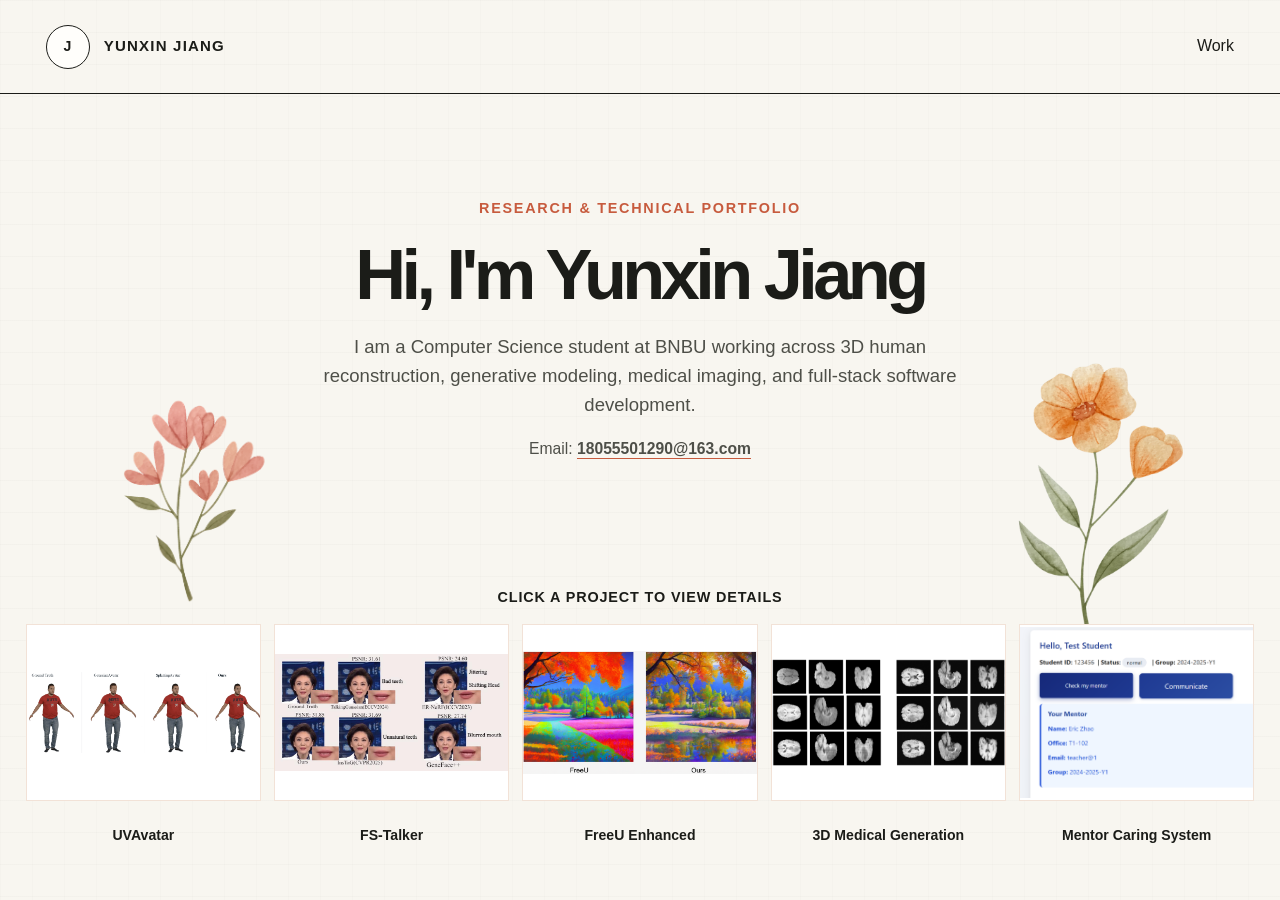
<file: index.html>
<!doctype html>
<html lang="en">
  <head>
    <meta charset="utf-8" />
    <meta name="viewport" content="width=device-width, initial-scale=1" />
    <meta
      name="description"
      content="Yunxin Jiang's research and technical portfolio in 3D vision, generative modeling, medical imaging, and full-stack software development."
    />
    <title>Yunxin Jiang — Research &amp; Technical Portfolio</title>
    <link rel="stylesheet" href="css/styles.css" />
  </head>
  <body class="home-page">
    <a class="skip-link" href="#main">Skip to content</a>
    <header class="site-header">
      <a class="wordmark" href="index.html" aria-label="Yunxin Jiang home">
        <span class="wordmark-mark">J</span>
        <span>Yunxin Jiang</span>
      </a>
      <button class="menu-toggle" type="button" aria-expanded="false" aria-controls="site-nav">Menu</button>
      <nav class="site-nav" id="site-nav" aria-label="Primary navigation">
        <a href="#gallery">Work</a>
      </nav>
    </header>

    <main class="home-main" id="main">
      <section class="home-intro" id="intro" aria-labelledby="intro-title">
        <img class="hero-flower hero-flower-left" src="assets/decor/flower-hero-left-pink.png" alt="" aria-hidden="true" />
        <img class="hero-flower hero-flower-right" src="assets/decor/flower-hero-right-orange.png" alt="" aria-hidden="true" />
        <p class="portfolio-label">Research &amp; Technical Portfolio</p>
        <h1 id="intro-title">Hi, I'm Yunxin Jiang</h1>
        <p class="intro-summary">
          I am a Computer Science student at BNBU working across 3D human reconstruction,
          generative modeling, medical imaging, and full-stack software development.
        </p>
        <p class="intro-email">Email: <a href="mailto:18055501290@163.com">18055501290@163.com</a></p>
      </section>

      <section class="home-gallery" id="gallery" aria-labelledby="gallery-title">
        <p class="gallery-instruction" id="gallery-title">Click a project to view details</p>
        <div class="project-gallery">
          <a class="project-card" href="projects/uvavatar.html">
            <div class="project-card-image">
              <img src="assets/images/uvavatar-motion-01.gif" alt="Animated UVAvatar reconstruction comparison" />
            </div>
            <div class="project-card-label"><strong>UVAvatar</strong></div>
          </a>
          <a class="project-card" href="projects/fstalker.html">
            <div class="project-card-image">
              <img src="assets/images/fstalker-reconstruction.png" alt="FS-Talker reconstruction comparison" />
            </div>
            <div class="project-card-label"><strong>FS-Talker</strong></div>
          </a>
          <a class="project-card" href="projects/freeu.html">
            <div class="project-card-image">
              <img src="assets/images/freeu-landscape-labeled.png" alt="FreeU and enhanced result landscape comparison" />
            </div>
            <div class="project-card-label"><strong>FreeU Enhanced</strong></div>
          </a>
          <a class="project-card" href="projects/medical.html">
            <div class="project-card-image">
              <img src="assets/images/medical-volumes.png" alt="Real and generated brain MRI slices" />
            </div>
            <div class="project-card-label"><strong>3D Medical Generation</strong></div>
          </a>
          <a class="project-card" href="projects/mentor.html">
            <div class="project-card-image">
              <img src="assets/images/mentor-dashboard.png" alt="Mentor Caring System student dashboard" />
            </div>
            <div class="project-card-label"><strong>Mentor Caring System</strong></div>
          </a>
        </div>
      </section>
    </main>

    <script src="js/home.js"></script>
  </body>
</html>
</file>
<file: css/styles.css>
:root {
  --paper: #f8f6f0;
  --paper-light: #fffefb;
  --ink: #1b1c18;
  --muted: #66675f;
  --brick: #c75b3e;
  --peach: #efb99c;
  --peach-light: #f4cfba;
  --soft-peach: #f2e2d7;
  --line: #cbc7bc;
  --font: Arial, Helvetica, sans-serif;
  --page: clamp(1.25rem, 3.6vw, 4.5rem);
  --content: 1640px;
  --ease: cubic-bezier(0.22, 1, 0.36, 1);
}

* { box-sizing: border-box; }
html { scroll-behavior: smooth; }

body {
  margin: 0;
  color: var(--ink);
  background: var(--paper);
  font-family: var(--font);
  font-size: 16px;
  line-height: 1.65;
  -webkit-font-smoothing: antialiased;
  text-rendering: optimizeLegibility;
}

body::before {
  position: fixed;
  z-index: -1;
  inset: 0;
  background-image:
    linear-gradient(rgba(27, 28, 24, 0.018) 1px, transparent 1px),
    linear-gradient(90deg, rgba(27, 28, 24, 0.012) 1px, transparent 1px);
  background-size: 32px 32px;
  content: '';
  pointer-events: none;
}

img, video { display: block; max-width: 100%; }
a { color: inherit; text-decoration: none; }
a:focus-visible, button:focus-visible { outline: 2px solid var(--brick); outline-offset: 4px; }

.skip-link {
  position: fixed;
  top: 0.75rem;
  left: 0.75rem;
  z-index: 100;
  padding: 0.65rem 0.9rem;
  color: var(--paper-light);
  background: var(--ink);
  transform: translateY(-180%);
}
.skip-link:focus { transform: translateY(0); }

.site-header {
  position: relative;
  z-index: 20;
  display: flex;
  width: min(100%, var(--content));
  height: 94px;
  align-items: center;
  justify-content: space-between;
  margin: 0 auto;
  padding: 0 var(--page);
  border-bottom: 1px solid var(--ink);
}

.wordmark {
  display: inline-flex;
  align-items: center;
  gap: 0.85rem;
  font-size: 0.94rem;
  font-weight: 700;
  letter-spacing: 0.08em;
  text-transform: uppercase;
}

.wordmark-mark {
  display: grid;
  width: 2.75rem;
  height: 2.75rem;
  place-items: center;
  border: 1px solid var(--ink);
  border-radius: 50%;
  background: var(--paper-light);
  font-size: 0.88rem;
}

.site-nav {
  display: flex;
  align-items: center;
  gap: clamp(1.6rem, 3vw, 3.5rem);
  font-size: 1rem;
}

.site-nav a {
  position: relative;
  padding: 0.2rem 0;
}

.site-nav a::after {
  position: absolute;
  right: 0;
  bottom: -0.12rem;
  left: 0;
  height: 2px;
  background: var(--brick);
  content: '';
  transform: scaleX(0);
  transform-origin: right;
  transition: transform 250ms var(--ease);
}

.site-nav a:hover::after { transform: scaleX(1); transform-origin: left; }
.menu-toggle { display: none; padding: 0; border: 0; color: inherit; background: transparent; font: inherit; }

/* Home */
.home-page { min-width: 320px; overflow-x: hidden; }

.home-main {
  display: grid;
  width: 100%;
  min-height: calc(100svh - 94px);
  grid-template-rows: minmax(29rem, 1fr) auto;
  margin: 0 auto;
  padding: 0 clamp(1rem, 2vw, 2rem) 1.2rem;
}

.home-intro {
  position: relative;
  display: grid;
  align-content: center;
  justify-items: center;
  width: min(100%, 1180px);
  margin: 0 auto;
  padding: clamp(4rem, 8vh, 7rem) 0;
  text-align: center;
}

.hero-flower {
  position: absolute;
  z-index: -1;
  top: 50%;
  width: auto;
  height: clamp(13rem, 28vw, 21rem);
  object-fit: contain;
  opacity: 0.92;
  pointer-events: none;
  transform: translateY(-50%);
}

.hero-flower-left { left: 1.5%; }
.hero-flower-right { right: 1.5%; }

.portfolio-label {
  display: inline-flex;
  align-items: center;
  gap: 0.75rem;
  margin: 0 0 1.3rem;
  color: var(--brick);
  font-size: 0.9rem;
  font-weight: 700;
  letter-spacing: 0.12em;
  text-transform: uppercase;
}
.portfolio-label::before { display: none; content: none; }

.home-intro h1 {
  max-width: 920px;
  margin: 0;
  font-size: clamp(2.7rem, 5.5vw, 5.7rem);
  font-weight: 700;
  letter-spacing: -0.065em;
  line-height: 0.95;
}

.intro-summary {
  max-width: 650px;
  margin: 1.55rem 0 0;
  color: #4e4f48;
  font-size: clamp(1.05rem, 1.45vw, 1.28rem);
  line-height: 1.55;
}

.intro-email { margin: 1rem 0 0; color: #4e4f48; font-size: 0.98rem; }
.intro-email a { padding-bottom: 0.12rem; border-bottom: 1px solid var(--brick); font-weight: 700; }

.home-gallery {
  min-width: 0;
  padding: 1.35rem 0 1.2rem;
  border: 0;
  background: transparent;
}

.gallery-instruction {
  margin: 0 0 0.9rem;
  font-size: 0.9rem;
  font-weight: 700;
  letter-spacing: 0.06em;
  text-align: center;
  text-transform: uppercase;
}

.project-gallery {
  display: grid;
  grid-template-columns: repeat(5, minmax(0, 1fr));
  gap: clamp(0.7rem, 1vw, 1rem);
}

.project-card {
  position: relative;
  display: flex;
  min-width: 0;
  flex-direction: column;
  border: 0;
  background: transparent;
  transition: transform 320ms var(--ease);
}

.project-card:hover {
  z-index: 2;
  transform: translateY(-2px);
}

.project-card-image {
  display: grid;
  aspect-ratio: 4 / 3;
  place-items: center;
  overflow: hidden;
  border: 1px solid var(--soft-peach);
  background: #fff;
  transition: box-shadow 320ms var(--ease), border-color 320ms var(--ease);
}

.project-card:hover .project-card-image { box-shadow: 4px 4px 0 var(--soft-peach); }

.project-card-image img {
  width: 100%;
  height: 100%;
  object-fit: contain;
  transition: transform 650ms var(--ease);
}
.project-card:hover .project-card-image img { transform: scale(1.025); }

.project-card-label {
  display: flex;
  min-height: 3.8rem;
  align-items: center;
  justify-content: center;
  padding: 0.8rem 0.1rem 0.25rem;
  text-align: center;
}
.project-card-label strong { font-size: clamp(0.88rem, 1vw, 1rem); font-weight: 700; line-height: 1.25; }

/* Subtle motion */
.motion-ready [data-reveal] {
  opacity: 0;
  transform: translateY(18px);
  transition: opacity 680ms var(--ease), transform 680ms var(--ease);
}
.motion-ready [data-reveal].is-visible { opacity: 1; transform: translateY(0); }

/* Project pages */
.project-page .site-header {
  position: sticky;
  top: 0;
  width: 100%;
  background: rgba(244, 240, 231, 0.94);
  -webkit-backdrop-filter: blur(10px);
  backdrop-filter: blur(10px);
}

.reading-progress {
  position: fixed;
  z-index: 80;
  top: 0;
  left: 0;
  width: 100%;
  height: 3px;
  background: var(--soft-peach);
  transform: scaleX(0);
  transform-origin: left;
}

.project-main {
  width: min(100%, 1180px);
  margin: 0 auto;
  padding: 3.5rem var(--page) 6rem;
}

.project-back {
  display: inline-block;
  margin-bottom: 3.2rem;
  padding-bottom: 0.12rem;
  border-bottom: 1px solid var(--ink);
  font-size: 0.9rem;
  font-weight: 700;
}

.project-heading {
  position: relative;
  padding: 0 0 4rem;
  border-bottom: 1px solid var(--ink);
}

.project-flower {
  position: absolute;
  right: 0;
  bottom: 1.4rem;
  width: clamp(6.5rem, 14vw, 11rem);
  max-height: 11rem;
  object-fit: contain;
  opacity: 0.76;
  pointer-events: none;
}

.project-kicker {
  margin: 0 0 0.8rem;
  color: var(--brick);
  font-size: 0.86rem;
  font-weight: 700;
  letter-spacing: 0.1em;
  text-transform: uppercase;
}

.project-heading h1 {
  position: relative;
  z-index: 1;
  max-width: 860px;
  margin: 0;
  font-size: clamp(2.6rem, 5vw, 5rem);
  font-weight: 700;
  letter-spacing: -0.05em;
  line-height: 1;
}

.project-subtitle {
  max-width: 820px;
  margin: 1.2rem 0 0;
  color: #4e4f48;
  font-size: 1.15rem;
}

.project-article { max-width: 1000px; margin: 0 auto; }
.project-section {
  position: relative;
  padding: 3.5rem 0;
  border-bottom: 1px solid var(--line);
}
.project-section:last-child { border-bottom-color: var(--ink); }

.project-section h2 {
  display: inline-block;
  margin: 0 0 1.6rem;
  padding: 0.24rem 0.8rem 0.3rem;
  border-radius: 999px;
  background: var(--soft-peach);
  font-size: clamp(1.65rem, 2.5vw, 2.2rem);
  font-weight: 700;
  letter-spacing: -0.03em;
  line-height: 1.15;
}

.project-section h3 { margin: 2.2rem 0 0.45rem; color: var(--brick); font-size: 1.08rem; font-weight: 700; }
.project-section p { width: 100%; max-width: none; margin: 0 0 1rem; color: #3f403a; font-size: 1.04rem; line-height: 1.78; text-align: justify; text-justify: inter-word; }
.project-section ul { margin: 0; padding-left: 1.25rem; }
.project-section li { margin: 0 0 0.78rem; padding-left: 0.25rem; color: #3f403a; font-size: 1.04rem; line-height: 1.72; text-align: justify; text-justify: inter-word; }
.project-section li::marker { color: var(--brick); }

.media-grid { display: grid; grid-template-columns: 1fr; gap: 1.25rem; margin: 0 0 1.8rem; }
.media-grid.two-up { grid-template-columns: repeat(2, minmax(0, 1fr)); }
.media-grid.three-up { grid-template-columns: repeat(3, minmax(0, 1fr)); }
.project-media { min-width: 0; margin: 0; }

.project-media-frame {
  display: grid;
  width: 100%;
  min-height: 5rem;
  place-items: center;
  overflow: hidden;
  border: 1px solid var(--soft-peach);
  background: #fff;
}
.project-media img, .project-media video { width: 100%; max-height: 700px; object-fit: contain; }
.project-media video { background: var(--ink); }
.project-media figcaption { margin-top: 0.55rem; color: var(--muted); font-size: 0.86rem; line-height: 1.5; }
.project-subsection { margin-top: 2.6rem; padding-top: 2rem; border-top: 1px solid var(--line); }
.project-subsection h3 { margin-top: 0; }
.project-subsection .media-grid { margin-top: 1.25rem; }

.next-project {
  display: flex;
  align-items: center;
  justify-content: space-between;
  gap: 2rem;
  margin-top: 2rem;
  padding: 2rem;
  border: 1px solid var(--soft-peach);
  background: var(--soft-peach);
}
.next-project span { color: var(--muted); font-size: 0.9rem; }
.next-project strong { display: block; margin-top: 0.2rem; font-size: 1.2rem; }
.next-project a { padding-bottom: 0.1rem; border-bottom: 1px solid var(--brick); font-size: 0.92rem; font-weight: 700; }

/* Resume */
.resume-page { display: flex; height: 100svh; min-height: 560px; flex-direction: column; overflow: hidden; }
.resume-page .site-header { width: 100%; flex: 0 0 94px; background: var(--paper); }
.resume-viewer-main { display: flex; min-height: 0; flex: 1; flex-direction: column; padding: 0 clamp(1rem, 2vw, 2rem) 1rem; background: var(--soft-peach); }
.resume-viewer-toolbar { display: flex; width: min(100%, 1120px); flex: 0 0 auto; align-items: center; margin: 0 auto; padding: 0.85rem 0; }
.resume-download { padding-bottom: 0.08rem; border-bottom: 1px solid var(--brick); font-size: 0.95rem; font-weight: 700; }
.resume-pdf-shell { width: min(100%, 1120px); min-height: 0; flex: 1; margin: 0 auto; overflow: hidden; border: 1px solid var(--soft-peach); background: #72736d; box-shadow: 8px 8px 0 rgba(27, 28, 24, 0.12); }
.resume-pdf { display: block; width: 100%; height: 100%; border: 0; background: #72736d; }

.site-footer { display: flex; width: 100%; justify-content: space-between; gap: 1rem; margin: 0; padding: 1.5rem var(--page); color: var(--paper); background: var(--ink); font-size: 0.85rem; }

@media (min-width: 761px) {
  .home-intro h1 { white-space: nowrap; }
  .project-heading { padding-right: clamp(7rem, 14vw, 11rem); }
}

@media (max-width: 1100px) {
  .home-main { min-height: auto; }
  .project-gallery { grid-template-columns: repeat(5, minmax(245px, 1fr)); overflow-x: auto; padding-bottom: 0.8rem; scroll-snap-type: x proximity; scrollbar-color: var(--brick) transparent; scrollbar-width: thin; }
  .project-card { scroll-snap-align: start; }
}

@media (max-width: 760px) {
  .site-header { height: 76px; }
  .wordmark { font-size: 0.86rem; }
  .wordmark-mark { width: 2.35rem; height: 2.35rem; }
  .menu-toggle { display: block; font-size: 0.95rem; font-weight: 700; }
  .site-nav { position: absolute; top: 68px; right: var(--page); display: none; min-width: 180px; flex-direction: column; align-items: stretch; gap: 0; padding: 0.65rem 0.9rem; border: 1px solid var(--ink); background: var(--paper-light); }
  .site-nav.is-open { display: flex; }
  .site-nav a { padding: 0.55rem 0; }
  .home-main { grid-template-rows: auto auto; }
  .home-intro { min-height: 68svh; padding: 4rem 0; }
  .home-intro h1 { font-size: clamp(2.65rem, 13vw, 4.5rem); }
  .hero-flower { top: 52%; width: auto; height: 9rem; opacity: 0.2; }
  .hero-flower-left { left: -2rem; }
  .hero-flower-right { right: -2rem; }
  .portfolio-label { font-size: 0.78rem; }
  .home-gallery { padding-right: 0; padding-left: 0; }
  .project-gallery { grid-template-columns: repeat(5, minmax(80vw, 1fr)); }
  .project-main { padding-top: 2rem; }
  .project-heading { padding-bottom: 3rem; }
  .project-flower { right: -1rem; bottom: 1rem; width: 7rem; opacity: 0.34; }
  .media-grid.two-up, .media-grid.three-up { grid-template-columns: 1fr; }
  .next-project { align-items: flex-start; flex-direction: column; }
  .resume-page .site-header { flex-basis: 76px; }
  .resume-viewer-main { padding-right: 0.65rem; padding-left: 0.65rem; }
  .site-footer { flex-direction: column; }
}

@media (prefers-reduced-motion: reduce) {
  html { scroll-behavior: auto; }
  *, *::before, *::after { animation-duration: 0.01ms !important; transition-duration: 0.01ms !important; }
  .motion-ready [data-reveal] { opacity: 1; transform: none; }
}
</file>
